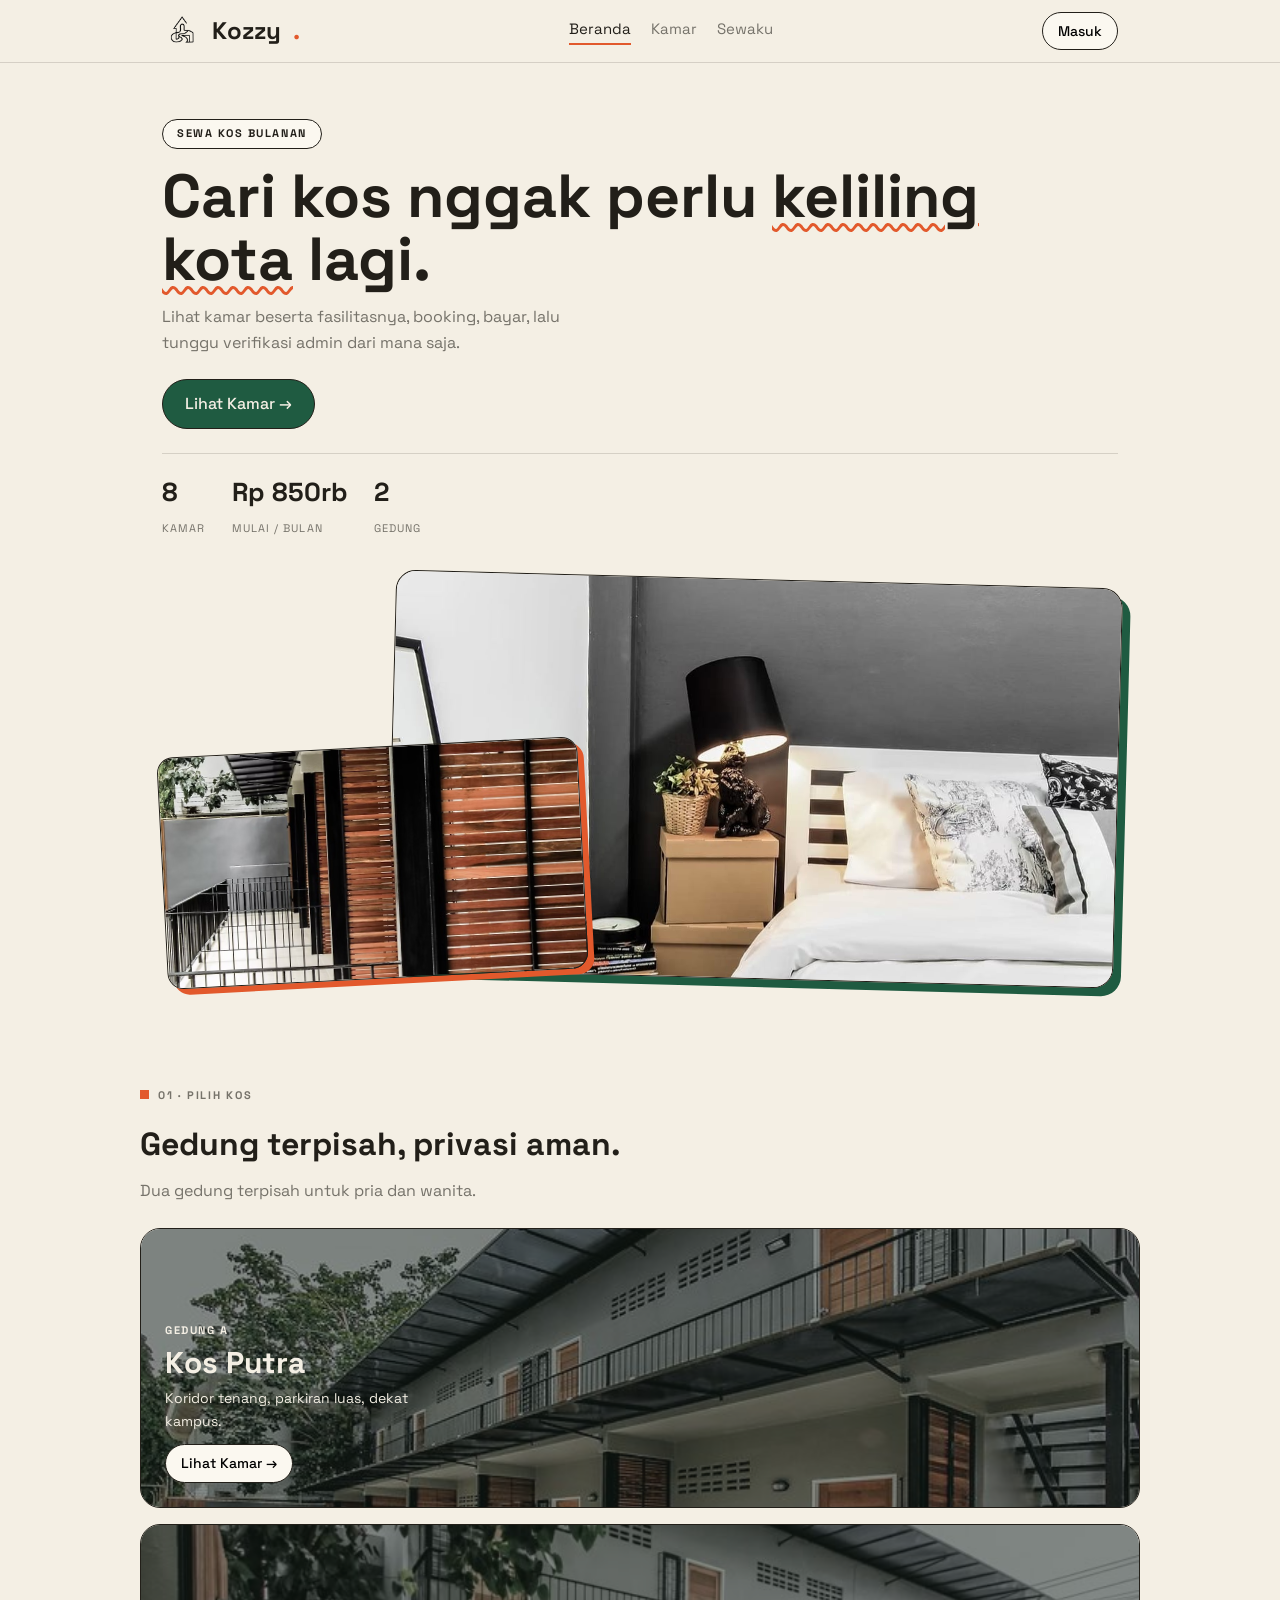
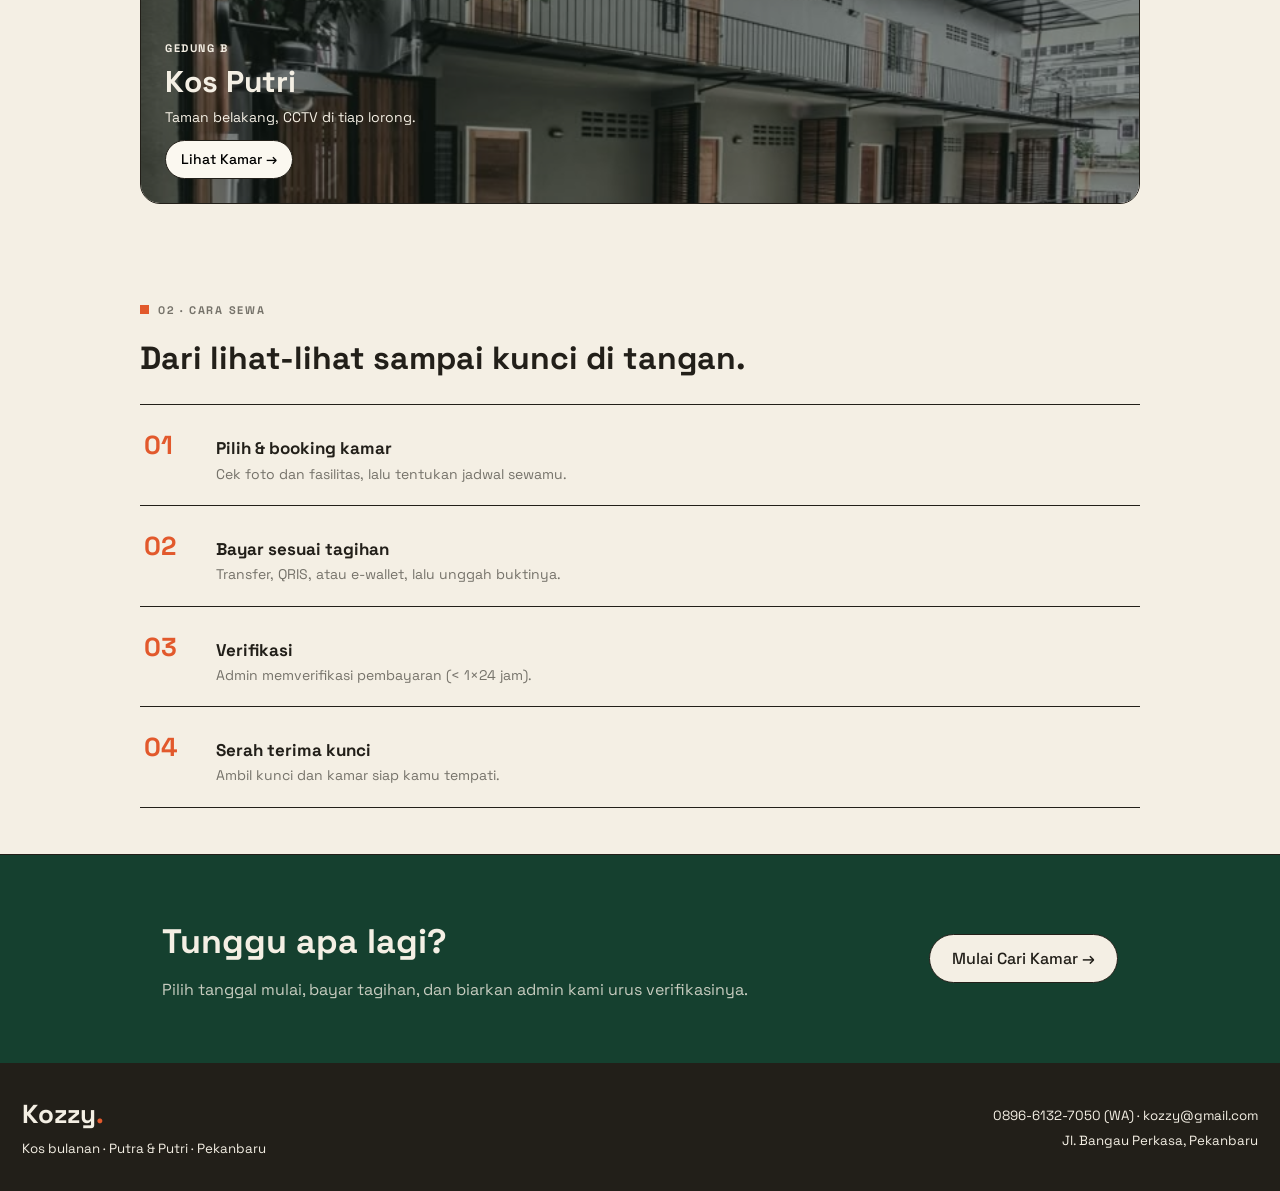
<file: index.html>
<!DOCTYPE html>
<html lang="id">
<head>
  <meta charset="UTF-8">
  <meta name="viewport" content="width=device-width, initial-scale=1.0">
  <title>Kozzy — Sewa Kos Bulanan</title>
  <link href="https://fonts.googleapis.com/css2?family=Space+Grotesk:wght@400;500;700&display=swap" rel="stylesheet">
  <link rel="stylesheet" href="style.css">
</head>
<body>

<header class="nav">
  <div class="nav-dalam">
    <a class="logo" href="index.html">
    <img src="logo kos.png" alt="Logo">      
    Kozzy<b>.</b>
    </a>
    <nav class="menu">
      <a href="index.html">Beranda</a>
      <a href="kamar.html">Kamar</a>
      <a href="sewaku.html">Sewaku</a>
      <a href="admin.html">Admin</a>
    </nav>
    <div class="nav-user" id="navUser"></div>
  </div>
</header>

<section class="hero">
  <div class="wadah hero-grid">
    <div>
      <span class="label-hero">SEWA KOS BULANAN</span>
      <h1>Cari kos nggak perlu <em>keliling kota</em> lagi.</h1>
      <p class="lede">Lihat kamar beserta fasilitasnya, booking, bayar, lalu tunggu verifikasi admin dari mana saja.</p>
      <div class="hero-aksi">
        <a class="tombol hijau" href="kamar.html">Lihat Kamar →</a>
      </div>
      <div class="hero-stat">
        <div><b>8</b><span>kamar</span></div>
        <div><b>Rp 850rb</b><span>mulai / bulan</span></div>
        <div><b>2</b><span>gedung</span></div>
      </div>
    </div>
    <div class="hero-foto">
      <img class="foto-utama" src="utamaa.jpeg" alt="Kamar kos">
      <img class="foto-samping" src="samping.jpeg" alt="Detail kamar">
    </div>
  </div>
</section>

<div class="wadah bagian">
  <span class="label-bagian">01 · PILIH KOS</span>
  <h2>Gedung terpisah, privasi aman.</h2>
  <p class="sub">Dua gedung terpisah untuk pria dan wanita.</p>
  <div class="pilih-grid">
    <a class="pilih-kartu" href="kamar.html?tipe=putra">
      <img src="putra.jpg" alt="Kos Putra">
      <div class="pilih-isi">
        <span>GEDUNG A</span>
        <h3>Kos Putra</h3>
        <p>Koridor tenang, parkiran luas, dekat kampus.</p>
        <b class="tombol kecil">Lihat Kamar →</b>
      </div>
    </a>
    <a class="pilih-kartu" href="kamar.html?tipe=putri">
      <img src="putri.jpg" alt="Kos Putri">
      <div class="pilih-isi">
        <span>GEDUNG B</span>
        <h3>Kos Putri</h3>
        <p>Taman belakang, CCTV di tiap lorong.</p>
        <b class="tombol kecil">Lihat Kamar →</b>
      </div>
    </a>
  </div>
</div>

<div class="wadah bagian">
  <span class="label-bagian">02 · CARA SEWA</span>
  <h2>Dari lihat-lihat sampai kunci di tangan.</h2>
  <div class="langkah-wrap">
    <div class="langkah"><b>01</b><div><h3>Pilih &amp; booking kamar</h3><p>Cek foto dan fasilitas, lalu tentukan jadwal sewamu.</p></div></div>
    <div class="langkah"><b>02</b><div><h3>Bayar sesuai tagihan</h3><p>Transfer, QRIS, atau e-wallet, lalu unggah buktinya.</p></div></div>
    <div class="langkah"><b>03</b><div><h3>Verifikasi</h3><p>Admin memverifikasi pembayaran (&lt; 1×24 jam).</p></div></div>
    <div class="langkah"><b>04</b><div><h3>Serah terima kunci</h3><p>Ambil kunci dan kamar siap kamu tempati.</p></div></div>
  </div>
</div>

<div class="cta">
  <div class="wadah cta-dalam">
    <div>
      <h2>Tunggu apa lagi?</h2>
      <p>Pilih tanggal mulai, bayar tagihan, dan biarkan admin kami urus verifikasinya.</p>
    </div>
    <a class="tombol terang" href="kamar.html">Mulai Cari Kamar →</a>
  </div>
</div>

<footer class="footer">
  <div><b style="font-size:26px">Kozzy<b>.</b></b><br><small>Kos bulanan · Putra &amp; Putri · Pekanbaru</small></div>
  <div class="ket-footer"><small>0896-6132-7050 (WA) · kozzy@gmail.com<br>Jl. Bangau Perkasa, Pekanbaru</small></div>
</footer>

<script src="script.js"></script>
</body>
</html>
</file>
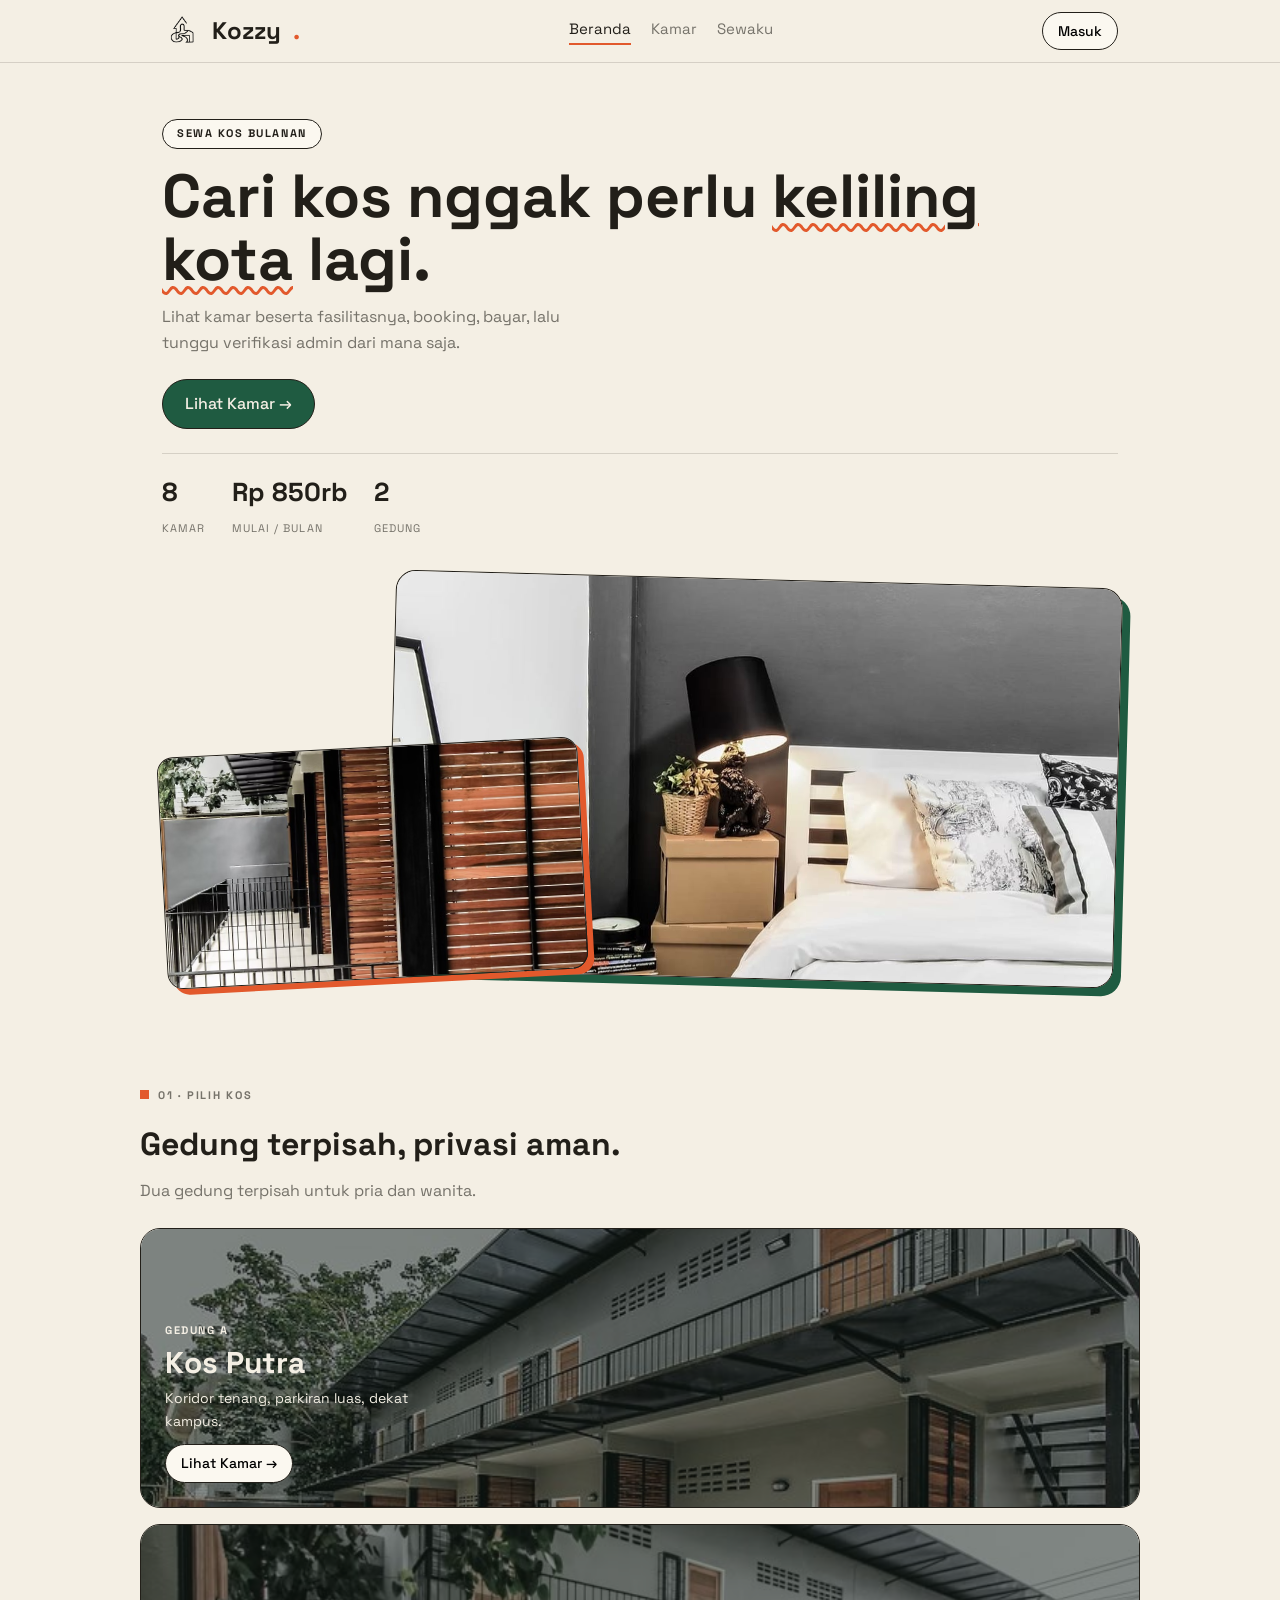
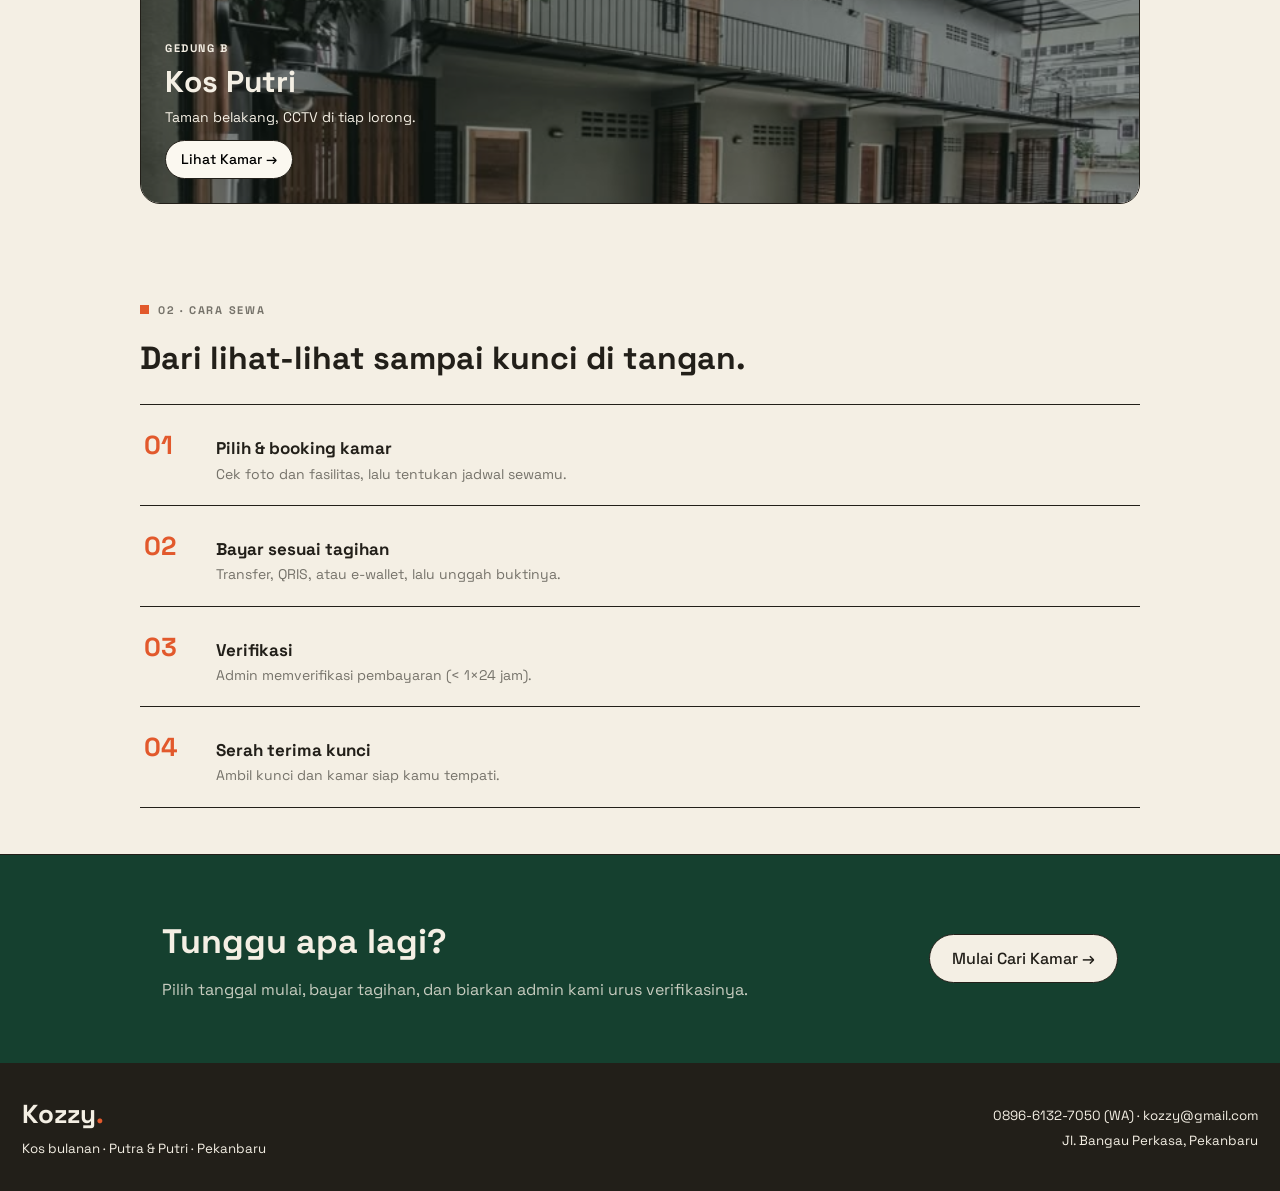
<file: admin.html>
<!DOCTYPE html>
<html lang="id">
<head>
  <meta charset="UTF-8">
  <meta name="viewport" content="width=device-width, initial-scale=1.0">
  <title>Admin — Kozzy</title>
  <link href="https://fonts.googleapis.com/css2?family=Space+Grotesk:wght@400;500;700&display=swap" rel="stylesheet">
  <link rel="stylesheet" href="style.css">
</head>
<body>

<header class="nav">
  <div class="nav-dalam">
    <a class="logo" href="index.html">
    <img src="logo kos.png" alt="Logo">
      Kozzy<b>.</b>
    </a>
    <nav class="menu">
      <a href="index.html">Beranda</a>
      <a href="kamar.html">Kamar</a>
      <a href="sewaku.html">Sewaku</a>
      <a href="admin.html">Admin</a>
    </nav>
    <div class="nav-user" id="navUser"></div>
  </div>
</header>

<section class="wadah hal-isi" id="isiAdmin"></section>

<!-- modal alasan penolakan -->
<div class="modal" id="modalTolak" onclick="if (event.target == this) tutupModal('modalTolak')">
  <div class="modal-kotak">
    <button class="tutup" onclick="tutupModal('modalTolak')">×</button>
    <h3>Tolak pengajuan ini?</h3>
    <p class="sub-tengah">Alasan akan dilihat oleh pencari kos.</p>
    <textarea id="tolakAlasan" class="masukan" rows="3" placeholder="cth. Bukti pembayaran tidak terbaca…"></textarea>
    <br>
    <button class="tombol merah" onclick="konfirmasiTolak()">Ya, Tolak</button>
    <button class="tombol" onclick="tutupModal('modalTolak')">Batal</button>
  </div>
</div>

<!-- modal lihat bukti bayar -->
<div class="modal" id="modalBukti" onclick="if (event.target == this) tutupModal('modalBukti')">
  <div class="modal-kotak tengah">
    <button class="tutup" onclick="tutupModal('modalBukti')">×</button>
    <h3>Bukti Pembayaran</h3>
    <img id="buktiImg" style="width:100%;border:1.5px solid #221F19;border-radius:12px" alt="Bukti bayar">
  </div>
</div>

<footer class="footer">
  <div><b style="font-size:26px">Kozzy<b>.</b></b><br><small>Kos bulanan · Putra &amp; Putri · Pekanbaru</small></div>
  <div class="ket-footer"><small>0896-6132-7050 (WA) · kozzy@gmail.com<br>Jl. Bangau Perkasa, Pekanbaru</small></div>
</footer>

<script src="script.js"></script>
</body>
</html>
</file>
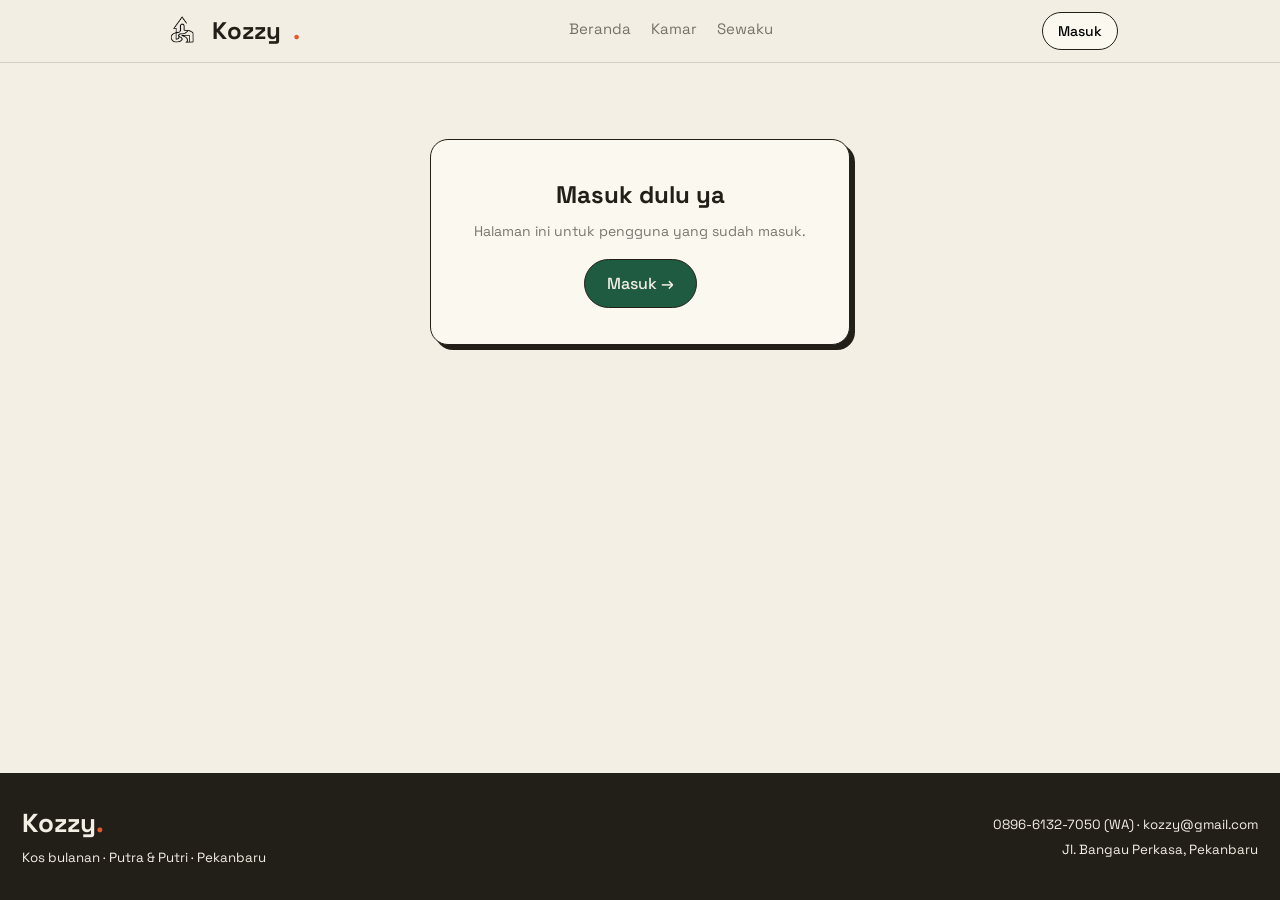
<file: booking.html>
<!DOCTYPE html>
<html lang="id">
<head>
  <meta charset="UTF-8">
  <meta name="viewport" content="width=device-width, initial-scale=1.0">
  <title>Booking — Kozzy</title>
  <link href="https://fonts.googleapis.com/css2?family=Space+Grotesk:wght@400;500;700&display=swap" rel="stylesheet">
  <link rel="stylesheet" href="style.css">
</head>
<body>

<header class="nav">
  <div class="nav-dalam">
    <a class="logo" href="index.html">
      <img src="logo kos.png" alt="Logo">
      Kozzy<b>.</b>
    </a>
    <nav class="menu">
      <a href="index.html">Beranda</a>
      <a href="kamar.html">Kamar</a>
      <a href="sewaku.html">Sewaku</a>
      <a href="admin.html">Admin</a>
    </nav>
    <div class="nav-user" id="navUser"></div>
  </div>
</header>

<section class="wadah hal-isi" id="blokBooking">
  <span class="label-bagian">BOOKING</span>
  <h1>Kunci kamarmu.</h1>
  <div id="infoKamarBooking" class="panel ringkasan"></div>

  <div class="panel">
    <h3>Detail sewa</h3>
    <label>Tanggal mulai sewa</label>
    <input type="date" id="fTanggal" class="masukan">
    <label>Durasi sewa</label>
    <select id="fDurasi" class="masukan" onchange="hitungTotal()">
      <option value="1">1 bulan</option>
      <option value="3">3 bulan</option>
      <option value="6">6 bulan</option>
    </select>
    <div class="total-bar"><span>TOTAL BAYAR</span><b id="totalHarga">—</b></div>

    <h3>Pembayaran</h3>
    <label class="pilihan"><input type="radio" name="metode" value="Transfer BCA" onchange="pilihMetode(this.value)"> Transfer BCA — VA 8899 0812 1111 2223 (a.n. Kozzy)</label>
    <label class="pilihan"><input type="radio" name="metode" value="QRIS" onchange="pilihMetode(this.value)"> QRIS — scan dari e-wallet / m-banking apa pun</label>
    <label class="pilihan"><input type="radio" name="metode" value="E-Wallet" onchange="pilihMetode(this.value)"> E-Wallet — DANA / OVO / GoPay ke 0812-3456-7890</label>
    <p id="infoBayar" class="info-bayar" style="display:none"></p>

    <label>Unggah bukti pembayaran (opsional di demo)</label>
    <input type="file" id="fBukti" class="masukan" onchange="pilihBukti(this)">
    <p id="namaBukti" class="ket"></p>

    <label class="setuju"><input type="checkbox" id="fSetuju"> Satu akun hanya bisa menyewa satu kamar, dan pengajuan saya akan diverifikasi admin dulu.</label>
    <button class="tombol hijau" onclick="kirimBooking()">Kirim &amp; Minta Verifikasi →</button>
    <a class="tombol" href="kamar.html">Batal</a>
  </div>
</section>

<!-- modal booking sukses -->
<div class="modal" id="modalSukses" onclick="if (event.target == this) tutupModal('modalSukses')">
  <div class="modal-kotak tengah">
    <button class="tutup" onclick="tutupModal('modalSukses')">×</button>
    <div class="sukses-ikon">✓</div>
    <h3>Booking terkirim!</h3>
    <p class="sub-tengah">Pengajuanmu masuk antrean verifikasi admin. Pantau statusnya di menu Sewaku.</p>
    <div class="kode-booking" id="sKode"></div>
    <p id="sInfo" class="ket-tengah"></p>
    <a class="tombol hijau" href="sewaku.html">Lihat Status Saya →</a>
  </div>
</div>

<footer class="footer">
  <div><b style="font-size:26px">Kozzy<b>.</b></b><br><small>Kos bulanan · Putra &amp; Putri · Pekanbaru</small></div>
  <div class="ket-footer"><small>0896-6132-7050 (WA) · kozzy@gmail.com<br>Jl. Bangau Perkasa, Pekanbaru</small></div>
</footer>

<script src="script.js"></script>
</body>
</html>
</file>
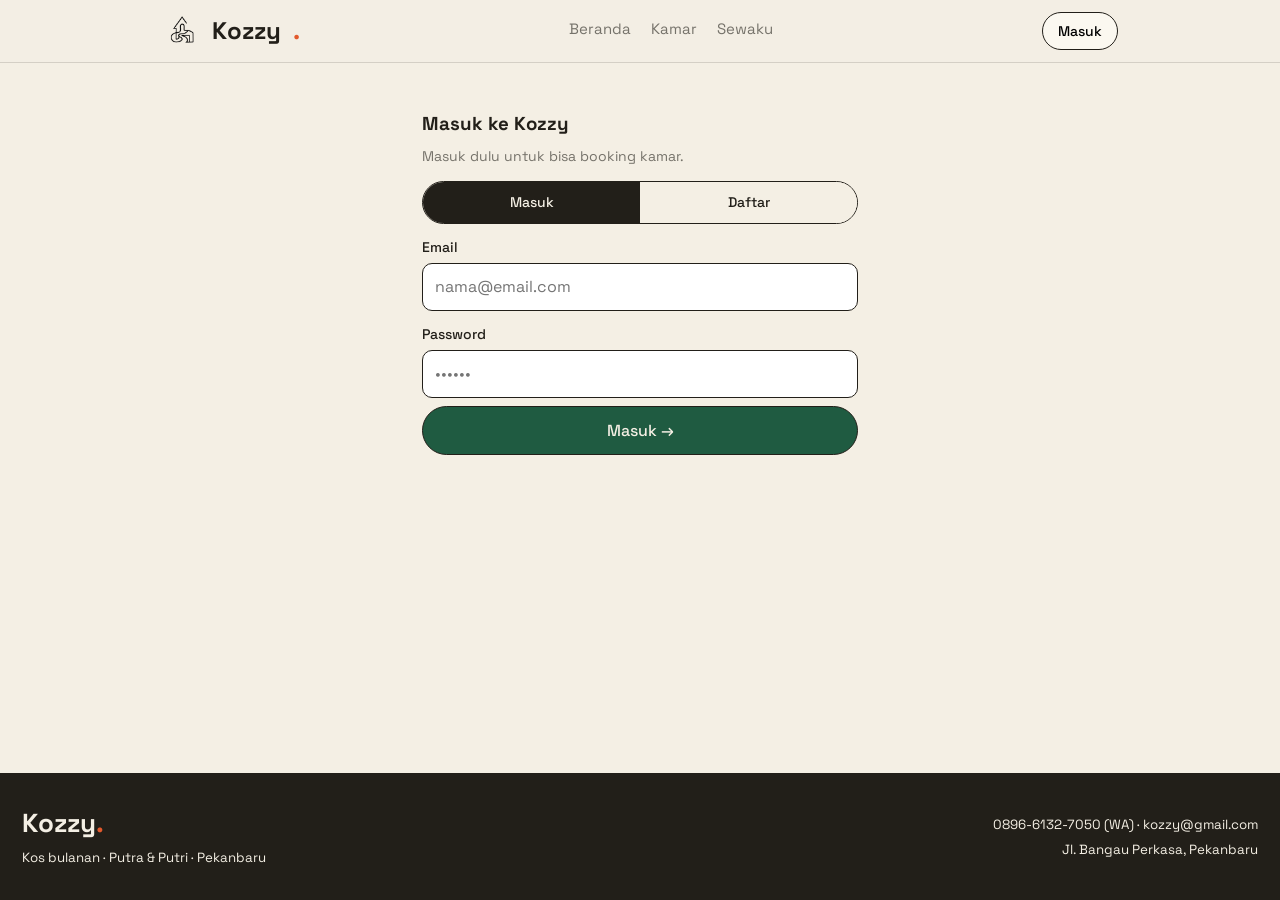
<file: login.html>
<!DOCTYPE html>
<html lang="id">
<head>
  <meta charset="UTF-8">
  <meta name="viewport" content="width=device-width, initial-scale=1.0">
  <title>Masuk — Kozzy</title>
  <link href="https://fonts.googleapis.com/css2?family=Space+Grotesk:wght@400;500;700&display=swap" rel="stylesheet">
  <link rel="stylesheet" href="style.css">
</head>
<body>

<header class="nav">
  <div class="nav-dalam">
    <a class="logo" href="index.html">
    <img src="logo kos.png" alt="Logo">
      Kozzy<b>.</b>
    </a>
    <nav class="menu">
      <a href="index.html">Beranda</a>
      <a href="kamar.html">Kamar</a>
      <a href="sewaku.html">Sewaku</a>
      <a href="admin.html">Admin</a>
    </nav>
    <div class="nav-user" id="navUser"></div>
  </div>
</header>

<section class="wadah hal-isi" style="max-width:480px">
  <h3 id="judulAuth">Masuk ke Kozzy</h3>
  <p class="sub-tengah" style="text-align:left">Masuk dulu untuk bisa booking kamar.</p>

  <div class="auth-tab">
    <button type="button" id="tabMasuk" class="aktif" onclick="gantiTab('masuk')">Masuk</button>
    <button type="button" id="tabDaftar" onclick="gantiTab('daftar')">Daftar</button>
  </div>

  <!-- form masuk -->
  <form id="formMasuk" onsubmit="return prosesLogin()">
    <label>Email</label>
    <input id="loginEmail" class="masukan" placeholder="nama@email.com" oninput="document.getElementById('loginSalah').innerText=''">
    <label>Password</label>
    <input id="loginPass" class="masukan" type="password" placeholder="••••••">
    <p class="salah" id="loginSalah"></p>
    <button type="submit" class="tombol hijau penuh">Masuk →</button>
  </form>

  <!-- form daftar -->
  <form id="formDaftar" style="display:none" onsubmit="return prosesDaftar()">
    <label>Nama lengkap</label>
    <input id="daftarNama" class="masukan" placeholder="cth. Rani Putri">
    <label>Email</label>
    <input id="daftarEmail" class="masukan" placeholder="nama@email.com">
    <label>No. WhatsApp</label>
    <input id="daftarTelp" class="masukan" placeholder="08xxxxxxxxxx">
    <label>Password (minimal 6 karakter)</label>
    <input id="daftarSandi" class="masukan" type="password" placeholder="••••••">
    <p class="salah" id="daftarSalah"></p>
    <button type="submit" class="tombol hijau penuh">Buat Akun →</button>
  </form>
</section>

<footer class="footer">
  <div><b style="font-size:26px">Kozzy<b>.</b></b><br><small>Kos bulanan · Putra &amp; Putri · Pekanbaru</small></div>
  <div class="ket-footer"><small>0896-6132-7050 (WA) · kozzy@gmail.com<br>Jl. Bangau Perkasa, Pekanbaru</small></div>
</footer>

<script src="script.js"></script>
</body>
</html>
</file>
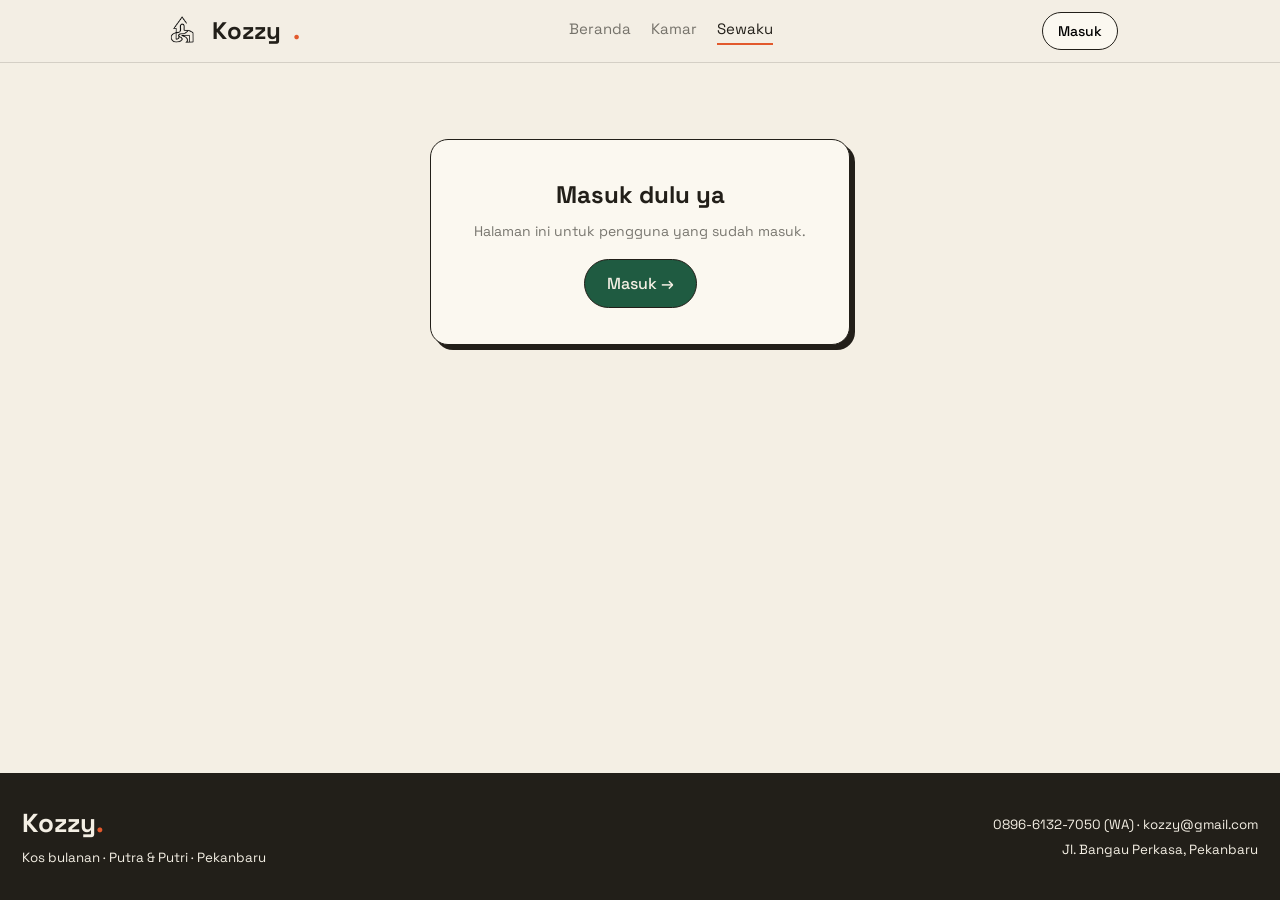
<file: sewaku.html>
<!DOCTYPE html>
<html lang="id">
<head>
  <meta charset="UTF-8">
  <meta name="viewport" content="width=device-width, initial-scale=1.0">
  <title>Sewaku — Kozzy</title>
  <link href="https://fonts.googleapis.com/css2?family=Space+Grotesk:wght@400;500;700&display=swap" rel="stylesheet">
  <link rel="stylesheet" href="style.css">
</head>
<body>

<header class="nav">
  <div class="nav-dalam">
    <a class="logo" href="index.html">
    <img src="logo kos.png" alt="Logo">
      Kozzy<b>.</b>
    </a>
    <nav class="menu">
      <a href="index.html">Beranda</a>
      <a href="kamar.html">Kamar</a>
      <a href="sewaku.html">Sewaku</a>
      <a href="admin.html">Admin</a>
    </nav>
    <div class="nav-user" id="navUser"></div>
  </div>
</header>

<section class="wadah hal-isi" id="isiSewaku"></section>

<!-- modal lihat bukti bayar -->
<div class="modal" id="modalBukti" onclick="if (event.target == this) tutupModal('modalBukti')">
  <div class="modal-kotak tengah">
    <button class="tutup" onclick="tutupModal('modalBukti')">×</button>
    <h3>Bukti Pembayaran</h3>
    <img id="buktiImg" style="width:100%;border:1.5px solid #221F19;border-radius:12px" alt="Bukti bayar">
  </div>
</div>

<footer class="footer">
  <div><b style="font-size:26px">Kozzy<b>.</b></b><br><small>Kos bulanan · Putra &amp; Putri · Pekanbaru</small></div>
  <div class="ket-footer"><small>0896-6132-7050 (WA) · kozzy@gmail.com<br>Jl. Bangau Perkasa, Pekanbaru</small></div>
</footer>

<script src="script.js"></script>
</body>
</html>
</file>
<file: style.css>
* { margin: 0; padding: 0; box-sizing: border-box; }

:root {
  --kertas: #F4EFE4;
  --kartu: #FBF8F0;
  --tinta: #221F19;
  --redup: rgba(34,31,25,.6);
  --garis: rgba(34,31,25,.15);
  --hijau: #1F5B41;
  --hijau-tua: #15402F;
  --tera: #E2592C;
  --kuning: #8A5A0B;
}

body { 
    font-family: 'Space Grotesk', sans-serif; 
    background: var(--kertas); 
    color: var(--tinta); line-height: 1.6;
    min-height: 100vh;
    display: flex;
    flex-direction: column; }

img { 
    max-width: 100%; 
    display: block; }

button { 
    font: inherit; 
    color: inherit; 
    background: none; 
    border: none; 
    cursor: pointer; }

a { 
    color: inherit; 
    text-decoration: none; }

.wadah { 
    width: 100%; 
    max-width: 1000px; 
    margin: 0 auto; 
    padding: 0 22px; }

/* ---------- tombol ---------- */
.tombol { 
    display: inline-block; 
    border: 1.5px solid var(--tinta); 
    border-radius: 999px; 
    background: var(--kartu); 
    padding: 11px 22px; 
    font-weight: 500; 
    transition: .15s; }

.tombol:hover { 
    transform: translate(-2px,-2px); 
    box-shadow: 3px 3px 0 var(--tinta); }

.tombol:disabled { 
    opacity: .4; 
    cursor: not-allowed; 
    transform: none; box-shadow: none; }

.tombol.hijau { 
    background: var(--hijau); 
    color: var(--kertas); }

.tombol.merah { 
    background: var(--tera); 
    color: #fff; }

.tombol.terang { 
    background: var(--kertas); 
    color: var(--tinta); }

.tombol.kecil { 
    padding: 7px 15px; 
    font-size: 14px;
    color:black }

.tombol.penuh { 
    width: 100%; }

/* ---------- navbar ---------- */
.nav { 
    position: sticky; 
    top: 0; z-index: 50; 
    background: rgba(244,239,228,.95); 
    border-bottom: 1.5px solid var(--garis); }

.nav-dalam { 
    max-width: 1000px; 
    margin: 0 auto; 
    display: flex; 
    align-items: center; 
    justify-content: space-between; 
    gap: 14px; 
    min-height: 62px; 
    flex-wrap: wrap; 
    padding: 8px 22px; }

.logo { 
    display: flex; 
    align-items: center; 
    gap: 9px; 
    font-size: 
    22px; 
    font-weight: 700; }

.logo b { 
    color: var(--tera); }

.menu { 
    display: flex; 
    gap: 20px; 
    flex-wrap: wrap; }

.menu a { 
    font-size: 15px; 
    color: var(--redup); 
    padding-bottom: 2px; 
    border-bottom: 2px solid transparent; }

.menu a:hover { 
    color: var(--tinta); }

.menu a.aktif { 
    color: var(--tinta); 
    border-bottom-color: var(--tera); }

.nav-user { 
    display: flex; 
    align-items: center; 
    gap: 10px; }

.avatar { 
    width: 32px; 
    height: 32px; 
    border-radius: 50%; 
    background: var(--hijau); 
    color: var(--kertas); 
    border: 1.5px solid var(--tinta); 
    display: grid; 
    place-items: center; 
    font-weight: 700; 
    font-size: 14px; }

/* ---------- heading & seksi ---------- */
.hal-isi { 
    padding-top: 46px; 
    padding-bottom: 70px; 
    min-height: 55vh; }

.hal-isi h1 { 
    font-size: 34px; 
    margin: 10px 0 6px; }

.bagian { 
    padding: 46px 0; }

.bagian h2 { 
    font-size: 32px; 
    margin: 12px 0 8px; }

.sub { 
    color: var(--redup); 
    margin-bottom: 18px; }

.label-bagian { 
    font-size: 11px; 
    font-weight: 700; 
    letter-spacing: .16em; 
    color: var(--redup); }

.label-bagian::before { 
    content: ""; display: inline-block; 
    width: 9px; 
    height: 9px; 
    background: var(--tera); 
    margin-right: 9px; }

/* ---------- hero ---------- */
.hero { 
    padding: 56px 0; }

.hero-grid { 
    display: grid; 
    gap: 40px; 
    align-items: center; }

.label-hero { 
    display: inline-block; 
    border: 1.5px solid var(--tinta); 
    border-radius: 999px; 
    background: var(--kartu); 
    padding: 5px 14px; 
    font-size: 11px; 
    font-weight: 700; 
    letter-spacing: .14em; }

.hero h1 { 
    font-size: clamp(2.2rem, 5vw, 3.8rem); 
    line-height: 1.05; 
    margin: 16px 0 12px; }

.hero h1 em { 
    font-style: normal; 
    text-decoration: underline wavy var(--tera) 3px; 
    text-underline-offset: 6px; }

.lede { 
    color: var(--redup); 
    max-width: 440px; }

.hero-aksi { 
    margin: 24px 0; }

.hero-stat { 
    display: flex; 
    gap: 26px; 
    border-top: 1.5px solid var(--garis); 
    padding-top: 18px; 
    flex-wrap: wrap; }

.hero-stat b { 
    display: block; 
    font-size: 26px; }

.hero-stat span { 
    font-size: 11px; 
    letter-spacing: .1em; 
    text-transform: uppercase; 
    color: var(--redup); }

.hero-foto { 
    position: relative; 
    height: 400px; }

.foto-utama { 
    position: absolute; 
    right: 0; 
    top: 0; 
    width: 76%; 
    height: 100%; 
    object-fit: cover; 
    border: 1.5px solid var(--tinta); 
    border-radius: 20px; 
    box-shadow: 8px 8px 0 var(--hijau); 
    transform: rotate(1.5deg); }

.foto-samping { 
    position: absolute; 
    left: 0; 
    bottom: 0; 
    width: 44%; 
    height: 58%; 
    object-fit: cover; 
    border: 1.5px solid var(--tinta); 
    border-radius: 16px; 
    box-shadow: 6px 6px 0 var(--tera); 
    transform: rotate(-3deg); }

/* ---------- kartu pilih putra/putri ---------- */
.pilih-grid { 
    display: grid; 
    gap: 16px; 
    margin-top: 24px; }
    
.pilih-kartu { 
    display: block; 
    position: relative; 
    border: 1.5px solid var(--tinta); 
    border-radius: 20px; 
    overflow: hidden; 
    min-height: 280px; }

.pilih-kartu img { 
    position: absolute; 
    inset: 0; 
    width: 100%; 
    height: 100%; 
    object-fit: cover; }

.pilih-isi { 
    position: absolute; 
    inset: 0; display: flex; 
    flex-direction: column; 
    justify-content: flex-end; 
    padding: 24px; 
    background: rgba(20,32,26,.5); 
    color: #F4EFE4; }

.pilih-isi span { 
    font-size: 11px; 
    font-weight: 700; 
    letter-spacing: .14em; }

.pilih-isi h3 { 
    font-size: 30px; }

.pilih-isi p { 
    font-size: 14px; 
    max-width: 280px; }
    
.pilih-isi .tombol { 
    margin-top: 12px; 
    align-self: flex-start; }

/* ---------- langkah cara sewa ---------- */
.langkah-wrap { 
    margin-top: 20px; }
    
.langkah { 
    display: grid; 
    grid-template-columns: 56px 1fr; 
    gap: 16px; 
    padding: 20px 4px; 
    border-top: 1.5px solid var(--tinta); 
    align-items: baseline; }

.langkah:last-child { 
    border-bottom: 1.5px solid var(--tinta); }

.langkah b { 
    font-size: 26px; color: var(--tera); }

.langkah h3 { 
    font-size: 17px; }

.langkah p { 
    font-size: 14px; color: var(--redup); }

/* ---------- CTA & footer ---------- */
.cta { 
    background: var(--hijau-tua); 
    color: #F4EFE4; 
    border-top: 1.5px solid var(--tinta); 
    border-bottom: 1.5px solid var(--tinta); }

.cta-dalam { 
    display: flex; 
    justify-content: space-between; 
    align-items: center; 
    gap: 24px; 
    padding: 60px 22px; 
    flex-wrap: wrap; }

.cta h2 { 
    font-size: 34px; }

.cta p { 
    opacity: .8; 
    margin-top: 8px; }

.footer { 
    margin-top: auto; 
    background: var(--tinta); 
    color: #F4EFE4; 
    padding: 30px 22px; 
    display: flex; 
    justify-content: space-between; 
    gap: 20px; flex-wrap: wrap; 
    align-items: center; }

.footer b b { 
    color: var(--tera); }

.ket-footer { 
    text-align: right; }

/* ---------- filter chips ---------- */
.baris-filter { 
    display: flex; 
    gap: 8px; 
    margin-bottom: 20px; 
    flex-wrap: wrap; }

.chip { 
    display: inline-block; 
    border: 1.5px solid var(--tinta); 
    border-radius: 999px; 
    background: var(--kartu); 
    padding: 7px 16px; 
    font-size: 14px; }

.chip.aktif { 
    background: var(--tinta); 
    color: var(--kertas); }

/* ---------- kartu kamar ---------- */
.kartu-kamar { 
    display: grid; 
    grid-template-columns: 190px 1fr auto; 
    gap: 18px; 
    background: var(--kartu); 
    border: 1.5px solid var(--tinta); 
    border-radius: 16px; 
    padding: 12px; 
    margin-bottom: 14px; 
    align-items: center; }

.kartu-kamar img { 
    width: 100%; 
    height: 100%; 
    object-fit: cover; 
    border-radius: 10px; 
    border: 1.5px solid var(--tinta); }

.kartu-kamar.abu img { 
    filter: grayscale(1); opacity: .7; }

.kartu-atas { 
    display: flex; 
    align-items: center; 
    gap: 10px; 
    flex-wrap: 
    wrap; margin-bottom: 6px; }

.kartu-atas h3 { 
    font-size: 18px; }

.kartu-kamar p { 
    font-size: 14px; 
    color: var(--redup); }

.kartu-kamar .fasilitas { 
    font-size: 13px; 
    border-top: 1.5px dashed var(--garis); 
    padding-top: 8px; 
    margin-top: 8px; }

.kartu-kanan { 
    text-align: right; 
    display: flex; 
    flex-direction: column; 
    gap: 10px; 
    align-items: flex-end; 
    padding-right: 6px; }

.harga { 
    font-size: 20px; 
    font-weight: 700; 
    white-space: nowrap; }

.harga small { 
    font-size: 12px; 
    color: var(--redup); 
    font-weight: 400; }

.ket { 
    font-size: 12px; 
    color: var(--redup); }

/* ---------- tipe & lencana status ---------- */
.tipe { 
    font-size: 10px; 
    font-weight: 700; 
    text-transform: uppercase; 
    letter-spacing: .08em; 
    border: 1.5px solid var(--tinta); 
    border-radius: 7px; 
    padding: 3px 8px; }

.tipe-putra { 
    background: var(--hijau); 
    color: var(--kertas); }

.tipe-putri { 
    background: var(--tera); 
    color: #fff; }

.lencana { 
    display: inline-block; 
    font-size: 10px; 
    font-weight: 700; 
    text-transform: uppercase; 
    letter-spacing: .08em; 
    border: 1.5px solid currentColor; 
    border-radius: 999px; 
    padding: 4px 11px; }

.lencana.hijau { 
    color: var(--hijau); 
    background: rgba(31,91,65,.1); }

.lencana.merah { 
    color: #B5431C; 
    background: rgba(226,89,44,.1); }

.lencana.kuning { 
    color: var(--kuning); 
    background: rgba(232,162,59,.15); }

/* ---------- panel & form ---------- */
.panel { 
    background: var(--kartu); 
    border: 1.5px solid var(--tinta); 
    border-radius: 16px; 
    padding: 22px; 
    margin-bottom: 18px; }

.panel h3 { 
    margin-bottom: 12px; }

label { 
    display: block; 
    font-size: 14px; 
    font-weight: 500; 
    margin: 12px 0 5px; }

.masukan { 
    width: 100%; 
    border: 1.5px solid var(--tinta); 
    border-radius: 10px; 
    background: #fff; 
    padding: 10px 12px; 
    font: inherit; }

.masukan:focus { 
    outline: none; 
    box-shadow: 3px 3px 0 var(--hijau); }

select.masukan { 
    width: auto; 
    margin-left: auto; }

.pilihan { 
    display: flex; 
    align-items: center; 
    gap: 10px; 
    margin: 8px 0; 
    font-size: 14px; 
    font-weight: 400; 
    cursor: pointer; }

.pilihan input { 
    accent-color: var(--hijau); 
    width: 16px; 
    height: 16px; }

.setuju { 
    display: flex; 
    gap: 10px; 
    align-items: flex-start; 
    font-size: 13px; 
    color: var(--redup); 
    margin: 14px 0; 
    cursor: pointer; }

.setuju input { 
    accent-color: var(--hijau); 
    width: 16px; 
    height: 16px; 
    margin-top: 3px; 
    flex: none; }

.total-bar { 
    display: flex; 
    justify-content: space-between; 
    align-items: center; 
    background: var(--tinta); 
    color: var(--kertas); 
    border-radius: 12px; 
    padding: 12px 16px; 
    margin: 16px 0; }

.total-bar span { 
    font-size: 11px; 
    letter-spacing: .12em; }

.total-bar b { 
    font-size: 20px; }

.info-bayar { 
    font-size: 13px; 
    color: var(--hijau); 
    background: rgba(31,91,65,.08); 
    border: 1.5px solid var(--hijau); 
    border-radius: 10px; 
    padding: 10px 12px; 
    margin-top: 10px; }

.ringkasan { 
    display: flex; 
    gap: 14px; 
    align-items: center; }

.ringkasan img { 
    width: 84px; 
    height: 84px; 
    border-radius: 12px; 
    border: 1.5px solid var(--tinta); 
    object-fit: cover; }

.salah { 
    color: #B5431C; 
    font-size: 13px; 
    margin-top: 8px; }

/* ---------- panel pesan ---------- */
.panel-pesan { 
    max-width: 420px; 
    margin: 30px auto; 
    background: var(--kartu); 
    border: 1.5px solid var(--tinta); 
    border-radius: 18px; 
    box-shadow: 5px 5px 0 var(--tinta); 
    padding: 36px 28px; 
    text-align: center; }

.panel-pesan h2 { 
    margin-bottom: 6px; }

.panel-pesan p { 
    color: var(--redup); 
    font-size: 14px; 
    margin-bottom: 16px; }

/* ---------- halaman sewaku ---------- */
.kartu-sewa h2 { 
    font-size: 22px; 
    margin: 8px 0; }

.info-grid { 
    display: grid; 
    grid-template-columns: repeat(auto-fit, minmax(140px, 1fr)); 
    gap: 12px 20px; margin: 14px 0; }

.info-grid small { 
    display: block; 
    font-size: 10px; 
    text-transform: uppercase; 
    letter-spacing: .1em; color: var(--redup); }

.info-grid b { 
    font-size: 15px; }

.pesan { 
    border-radius: 12px; 
    padding: 12px 14px; 
    font-size: 14px; 
    margin-top: 8px; 
    border: 1.5px solid; }

.pesan.tunggu { 
    border-color: var(--kuning); 
    background: rgba(232,162,59,.12); 
    color: var(--kuning); }

.pesan.sukses { 
    border-color: var(--hijau); 
    background: rgba(31,91,65,.08); 
    color: var(--hijau); }

.pesan.gagal { 
    border-color: #B5431C; 
    background: rgba(226,89,44,.1); 
    color: #B5431C; }

.kode { 
    letter-spacing: .05em; 
    font-weight: 700; }

/* ---------- halaman admin ---------- */
.stat-baris { 
    display: flex; 
    gap: 28px; 
    flex-wrap: wrap; 
    background: var(--kartu); 
    border: 1.5px solid var(--tinta); 
    border-radius: 14px; 
    padding: 14px 18px; 
    margin: 14px 0 22px; }

.stat-baris b { 
    display: block; 
    font-size: 24px; }

.stat-baris span { 
    font-size: 10px; 
    text-transform: uppercase; 
    letter-spacing: .1em; 
    color: var(--redup); }

.admin-kartu { 
    background: var(--kartu); 
    border: 1.5px solid var(--tinta); 
    border-radius: 14px; 
    padding: 14px 16px; 
    margin-bottom: 10px; 
    display: flex; 
    justify-content: space-between; 
    gap: 14px; 
    flex-wrap: wrap; 
    align-items: center; }

.admin-kartu .muted { 
    font-size: 12px; 
    color: var(--redup); }

.admin-aksi { 
    display: flex; 
    gap: 8px; }

.baris-kamar { 
    display: flex; 
    align-items: center; 
    gap: 12px; 
    border: 1.5px solid var(--tinta); 
    border-radius: 12px; 
    padding: 8px 14px; 
    margin-bottom: 8px; 
    background: var(--kartu); 
    flex-wrap: wrap; }

.baris-kamar b { 
    min-width: 46px; }

h2.judul-admin { 
    font-size: 20px; 
    margin: 24px 0 12px; }

/* ---------- modal ---------- */
.modal { 
    display: none; 
    position: fixed; 
    inset: 0; 
    z-index: 100; 
    background: rgba(26,23,18,.55); 
    padding: 20px; 
    overflow-y: auto; }

.modal.tampil { 
    display: flex; 
    align-items: center; 
    justify-content: center; }

.modal-kotak { 
    position: relative; 
    background: var(--kartu); 
    border: 1.5px solid var(--tinta); 
    border-radius: 18px; 
    box-shadow: 6px 6px 0 var(--tinta); 
    width: 100%; 
    max-width: 440px; 
    padding: 26px; }

.tutup { 
    position: absolute; 
    top: 10px; 
    right: 10px; 
    width: 34px; 
    height: 34px; 
    border: 1.5px solid var(--tinta); 
    border-radius: 50%; 
    background: var(--kartu); }

.tutup:hover { 
    transform: rotate(90deg); }

.detail-foto { 
    width: 100%; 
    height: 200px; 
    object-fit: cover; 
    border: 1.5px solid var(--tinta); 
    border-radius: 12px; 
    margin-bottom: 14px; }

.harga-besar { 
    font-size: 26px; 
    font-weight: 700; 
    margin: 10px 0 4px; }

.deskripsi { 
    font-size: 14px; 
    color: var(--redup); 
    margin: 8px 0 12px; }

#dAksi { 
    margin-top: 14px; }

.tengah { 
    text-align: center; }

.sub-tengah { 
    color: var(--redup); 
    font-size: 14px; 
    margin: 6px 0; }

.ket-tengah { 
    font-size: 13px; 
    color: var(--redup); 
    margin-bottom: 14px; }

.sukses-ikon {
    width: 70px; 
    height: 70px; 
    margin: 0 auto 14px; 
    border: 2.5px solid var(--hijau); 
    border-radius: 50%; 
    color: var(--hijau); 
    display: grid; 
    place-items: center; 
    font-size: 30px; }

.kode-booking { 
    display: inline-block; 
    border: 1.5px solid var(--tinta); 
    background: #fff; 
    box-shadow: 3px 3px 0 var(--tera); 
    border-radius: 12px; 
    padding: 10px 18px; 
    margin: 10px 0; 
    font-size: 20px; 
    font-weight: 700; 
    letter-spacing: .06em; }

/* ---------- tab Masuk / Daftar ---------- */
.auth-tab { 
    display: flex; 
    border: 1.5px solid var(--tinta); 
    border-radius: 999px; 
    overflow: hidden; 
    margin: 14px 0 4px; }

.auth-tab button { 
    flex: 1; 
    padding: 9px 0; 
    font-size: 14px; 
    font-weight: 500; 
    background: var(--kertas); }

.auth-tab button.aktif { 
    background: var(--tinta); 
    color: var(--kertas); }

/* ---------- toast ---------- */
#toastWrap { 
    position: fixed; 
    bottom: 20px; 
    right: 20px; 
    z-index: 200; 
    display: flex; 
    flex-direction: column; 
    gap: 8px; }

.toast { 
    background: var(--tinta); 
    color: var(--kertas); 
    border-radius: 10px; 
    padding: 12px 16px; 
    font-size: 14px; 
    max-width: 320px; 
    animation: munculToast .3s; }

@keyframes munculToast { from { 
    opacity: 0; 
    transform: translateY(10px); } }

/* ---------- responsif ---------- */
@media (max-width: 760px) {
  .kartu-kamar { 
    grid-template-columns: 1fr; }

  .kartu-kamar img { 
    height: 160px; }

  .kartu-kanan { 
    flex-direction: row; 
    justify-content: space-between; 
    align-items: center; 
    width: 100%; 
    padding: 0; }

  .hero-foto { 
    height: 300px; }

  .ket-footer { 
    text-align: left; }
}

/* ---------- chip profil di navbar ---------- */
.profil-chip { 
    display: flex; 
    align-items: center; 
    gap: 8px; 
    border: 1.5px solid var(--tinta); 
    border-radius: 999px; 
    background: var(--kartu); 
    padding: 3px 12px 3px 4px; 
    transition: .15s; }

.profil-chip:hover { 
    transform: translate(-2px,-2px); 
    box-shadow: 3px 3px 0 var(--tinta); }

.nama-chip { 
    font-size: 13.5px; font-weight: 500; }

/* ---------- halaman profil ---------- */
.profil-kartu { 
    display: flex; 
    gap: 18px; 
    align-items: center; 
    flex-wrap: wrap; }

.avatar-besar { 
    width: 72px; 
    height: 72px; 
    border-radius: 50%; 
    background: var(--hijau); 
    color: var(--kertas); 
    border: 1.5px solid var(--tinta); 
    display: grid; 
    place-items: center; 
    font-size: 28px; 
    font-weight: 700; 
    flex: none; }

.riwayat-baris { 
    display: flex; 
    justify-content: space-between; 
    align-items: center; 
    gap: 12px; 
    border: 1.5px solid var(--tinta); 
    border-radius: 12px; 
    padding: 11px 14px; 
    margin-bottom: 9px; 
    background: var(--kartu); 
    flex-wrap: wrap; 
    font-size: 14px; }

/* ---------- ikon tanda tanya di modal konfirmasi keluar ---------- */
.ikon-tanya { 
    width: 70px; 
    height: 70px; 
    margin: 0 auto 14px; 
    border: 2.5px solid var(--tera); 
    border-radius: 50%; 
    color: var(--tera); 
    display: grid; 
    place-items: center; 
    font-size: 28px; 
    font-weight: 700; }

@media (max-width: 620px) {
  .nama-chip { display: none; }
  .profil-chip { padding: 3px; }
}

/* -------- logo -------- */
.logo {
    display: flex;
    align-items: center;
    gap: 10px;
    text-decoration: none;
    color: var(--tinta);
    font-size: 24px;
    font-weight: 700;
}

.logo img {
    width: 40px;
    height: 40px;
    object-fit: contain;
}

.logo span {
    display: flex;
    align-items: center;
}

.logo b {
    color: var(--tera);
    margin-left: 2px;
}

.baris-kamar.abu {
    background: #E4E2DD;
    opacity: .7; 
}

select.masukan:disabled {
    background: #D6D4CF;
    color: #6f6c66;
    cursor: not-allowed; 
}
</file>
